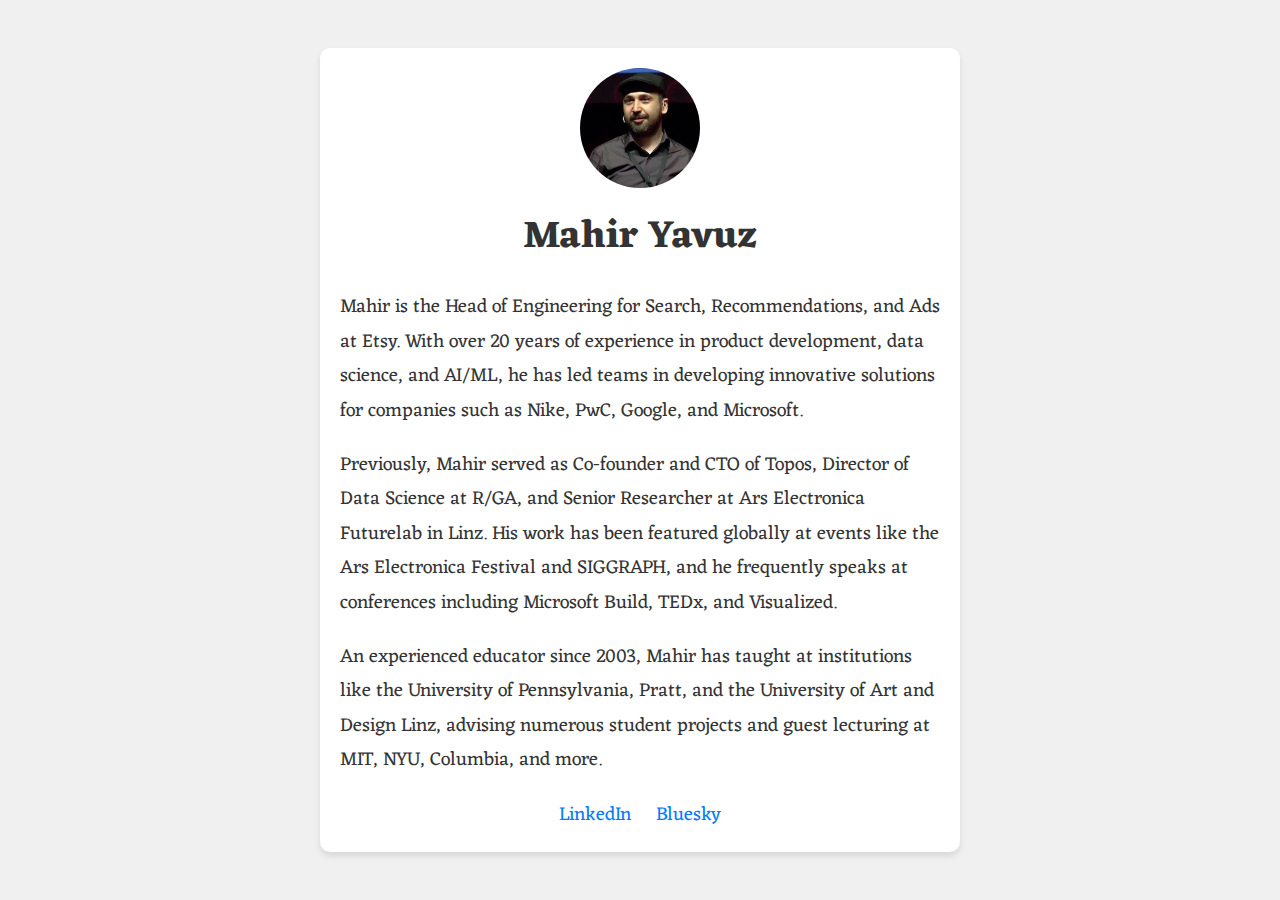
<file: index.html>
<!DOCTYPE html>
<html lang="en">
<head>
    <meta charset="UTF-8">
    <meta name="viewport" content="width=device-width, initial-scale=1.0">
    <title>Biography</title>
    <link href="https://fonts.googleapis.com/css2?family=Eczar:wght@400..800&display=swap" rel="stylesheet">
    <style>
        body {
            font-family: "Eczar", serif;
            font-optical-sizing: auto;
            font-weight: 300;
            font-size: 1.2em;
            margin: 0;
            padding: 0;
            display: flex;
            justify-content: center;
            align-items: center;
            min-height: 100vh;
            background-color: #f0f0f0;
            color: #333;
        }
        .container {
            max-width: 600px;
            width: 100%;
            background: #fff;
            padding: 20px;
            border-radius: 10px;
            box-shadow: 0 4px 6px rgba(0, 0, 0, 0.1);
        }
        .profile-pic {
            width: 120px;
            height: 120px;
            border-radius: 50%;
            margin: 0 auto;
            display: block;
            object-fit: cover;
        }
        h1 {
            text-align: center;
            margin: 15px 0;
        }
        p {
/*            text-align: center;*/
            line-height: 1.8;
        }
        .social-links {
            text-align: center;
            margin-top: 20px;
        }
        .social-links a {
            margin: 0 10px;
            text-decoration: none;
            color: #007bff;
        }
    </style>
</head>
<body>
    <div class="container">
        <img src="profile.jpg" alt="Profile Picture" class="profile-pic">
        <h1>Mahir Yavuz</h1>
        <p><b>Mahir is the Head of Engineering for Search, Recommendations, and Ads at Etsy.</b> With over 20 years of experience in product development, data science, and AI/ML, he has led teams in developing innovative solutions for companies such as Nike, PwC, Google, and Microsoft.</p>
        <p>Previously, Mahir served as Co-founder and CTO of Topos, Director of Data Science at R/GA, and Senior Researcher at Ars Electronica Futurelab in Linz. His work has been featured globally at events like the Ars Electronica Festival and SIGGRAPH, and he frequently speaks at conferences including Microsoft Build, TEDx, and Visualized.</p>
        <p>An experienced educator since 2003, Mahir has taught at institutions like the University of Pennsylvania, Pratt, and the University of Art and Design Linz, advising numerous student projects and guest lecturing at MIT, NYU, Columbia, and more.
        </p>
        <div class="social-links">
            <a href="https://www.linkedin.com/in/mahiryavuz/">LinkedIn</a>
            <a href="https://bsky.app/profile/mahiryavuz.bsky.social">Bluesky</a>
        </div>
    </div>
</body>
</html>
</file>
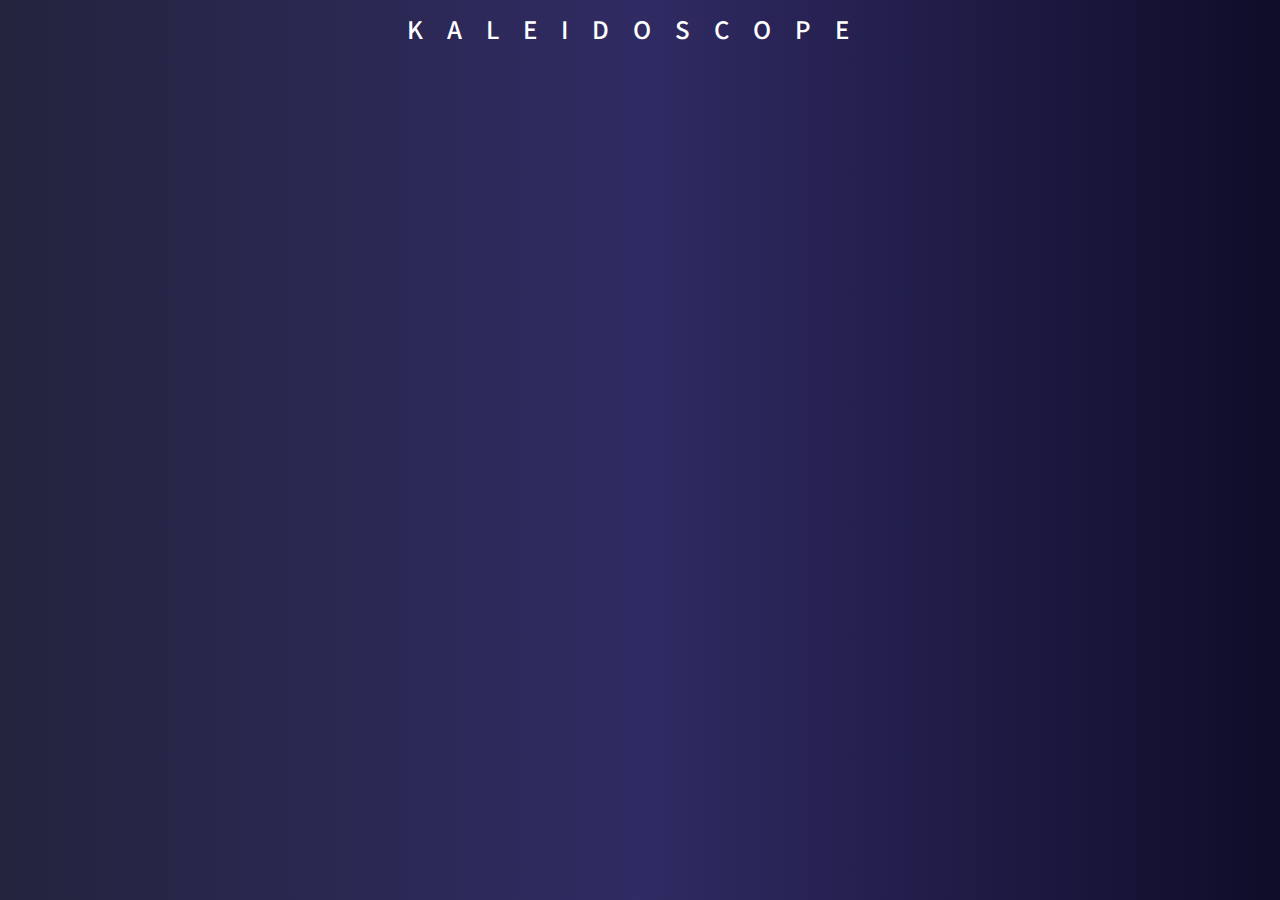
<file: kaleidoscope/index.html>
<!doctype html>
<html class="no-js" lang="">

<head>
  <meta charset="utf-8">
  <title></title>
  <meta name="description" content="">
  <meta name="viewport" content="width=device-width, initial-scale=1">

  <meta property="og:title" content="">
  <meta property="og:type" content="">
  <meta property="og:url" content="">
  <meta property="og:image" content="">

  <link rel="manifest" href="site.webmanifest">
  <link rel="apple-touch-icon" href="icon.png">
  <!-- Place favicon.ico in the root directory -->

  <link rel="stylesheet" href="css/normalize.css">
  <link rel="stylesheet" href="css/main.css">

  <meta name="theme-color" content="#fafafa">

  <link rel="preconnect" href="https://fonts.googleapis.com">
  <link rel="preconnect" href="https://fonts.gstatic.com" crossorigin>
  <link href="https://fonts.googleapis.com/css2?family=Noto+Sans+JP:wght@100;300;400;500;700;900&display=swap" rel="stylesheet">

</head>

<body>

  <!-- Add your site or application content here -->
  

  <div id="mynetwork"></div>
  <div id="content">
    <div id="contentInner">
      <div id="closeButton"><button onclick="closeThis()">Close</button></div>
        <div id="p_pic" class="photo"></div>
      <h1 id="p_name" class="name"></h1>
      <div id="p_bio" class="bio"></div>  
      
      
      <h4 id="p_worktitle" class="name"></h4>
      <div id="p_work" class="work"></div>
      <h6 id="p_credits" class="name"></h6>

      <div class="questions">
        <h4>What is the Ars Electronica Futurelab for you?</h4>
        <p id="p_q1"></p>
        <p></p>
        <h4>Why and how did you first get in touch with the Futurelab and then join the team?</h4>
        <p id="p_q2"></p>
        <p></p>
        <h4>Which are the projects of the Futurelab, that you consider to have (had) the maximum impact and/or relevance?</h4>
        <p id="p_q3"></p>
        <p></p>
        <h4>What are your wishes to and for the lab in it’s future?</h4>
        <p id="p_q4"></p>        
      </div>
    </div>
  </div>
  <div id="title">KALEIDOSCOPE</div>
  <!-- <div id="subtitle">FL25</div> -->
  <!-- <p>Kaleidoscope</p> -->
  <script type="text/javascript" src="js/vendor/vis-network.min.js"></script>
  <script src="js/vendor/modernizr-3.11.2.min.js"></script>
  <script src="js/plugins.js"></script>
  <script src="js/main.js"></script>
  <script src="https://d3js.org/d3.v7.min.js"></script>
  <!-- Google Analytics: change UA-XXXXX-Y to be your site's ID. -->
  <script>
    window.ga = function () { ga.q.push(arguments) }; ga.q = []; ga.l = +new Date;
    ga('create', 'UA-XXXXX-Y', 'auto'); ga('set', 'anonymizeIp', true); ga('set', 'transport', 'beacon'); ga('send', 'pageview')
  </script>
  <script src="https://www.google-analytics.com/analytics.js" async></script>
  <script type="text/javascript">
    function closeThis(){
      document.getElementById("content").style.display = "none"
      document.getElementById("p_work").innerHTML = ""
    }
  </script>
</body>

</html>
</file>
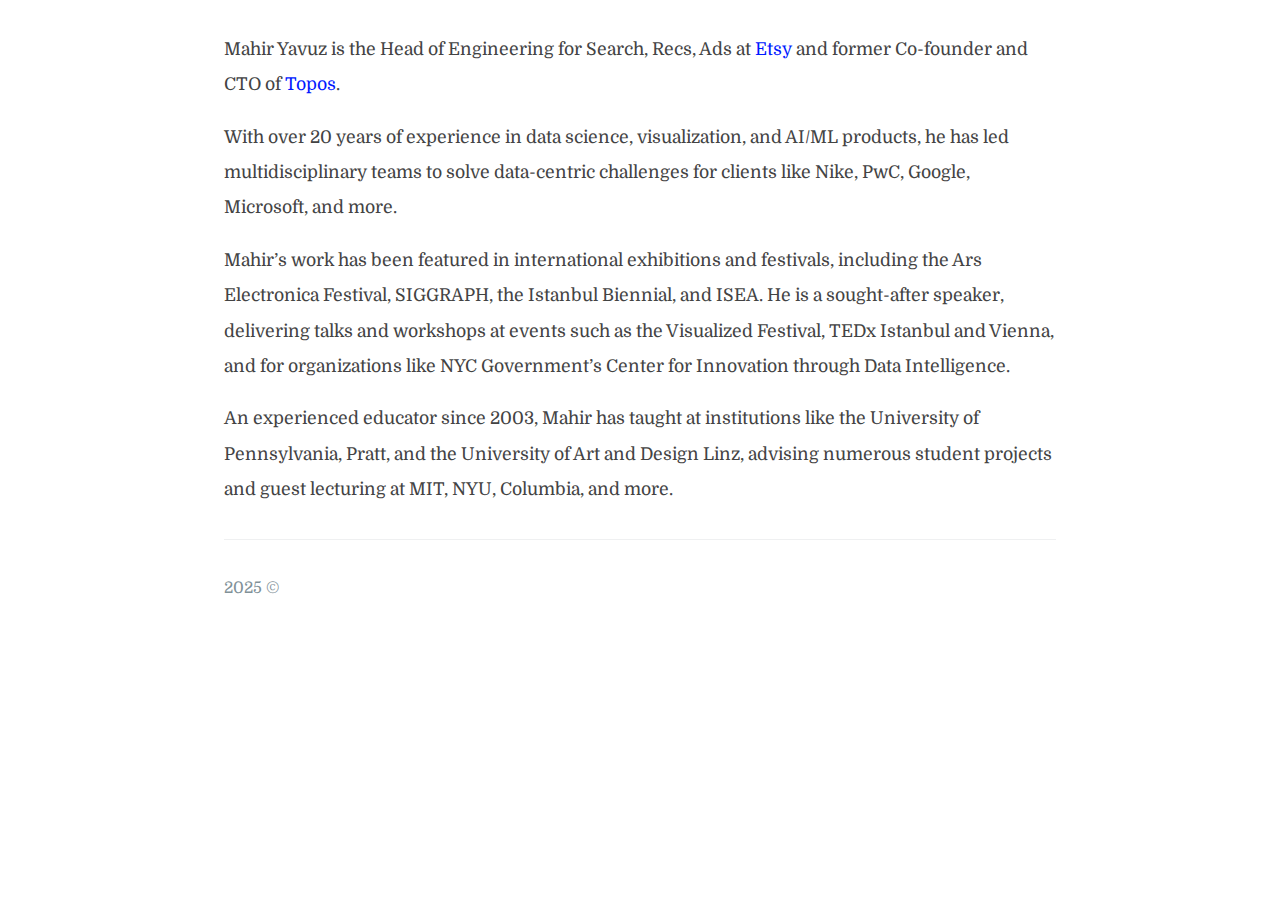
<file: index_old.html>
<!DOCTYPE html>
<html lang="en-us">
  <head>
    <meta charset="UTF-8">
    <title>Mahir Yavuz</title>
    <meta name="viewport" content="width=device-width, initial-scale=1">
    <link rel="stylesheet" type="text/css" href="stylesheets/normalize.css" media="screen">
    <link href="https://fonts.googleapis.com/css?family=Domine" rel="stylesheet">
    <link rel="stylesheet" type="text/css" href="stylesheets/stylesheet.css" media="screen">
    <link rel="stylesheet" type="text/css" href="stylesheets/github-light.css" media="screen">
  </head>
  <body>
    <!-- <section class="page-header">
      <h1 class="project-name">Mahir Yavuz</h1>
      <h2 class="project-tagline">Co-founder of Topos</h2>
    </section> -->

    <section class="main-content">
      <p>Mahir Yavuz is the Head of Engineering for Search, Recs, Ads at <a href="https://etsy.com">Etsy</a> and former Co-founder and CTO of <a href="https://topos.com">Topos</a>.</p>

      <p>With over 20 years of experience in data science, visualization, and AI/ML products, he has led multidisciplinary teams to solve data-centric challenges for clients like Nike, PwC, Google, Microsoft, and more.</p>

      <p>Mahir’s work has been featured in international exhibitions and festivals, including the Ars Electronica Festival, SIGGRAPH, the Istanbul Biennial, and ISEA. He is a sought-after speaker, delivering talks and workshops at events such as the Visualized Festival, TEDx Istanbul and Vienna, and for organizations like NYC Government’s Center for Innovation through Data Intelligence.</p>

      <p>An experienced educator since 2003, Mahir has taught at institutions like the University of Pennsylvania, Pratt, and the University of Art and Design Linz, advising numerous student projects and guest lecturing at MIT, NYU, Columbia, and more.</p>

<!-- <h3>Activities</h3>

<ul>
  <li>2016/11: Presentation at FastCompany Innovation Festival 2016</li>
  <li>2016/10: Panel at InboxAwesome conference in New York.</li>
  <li>2016/10: Presentation at Singapore National Design Centre on Designing with Data and Panel</li>
  <li>2016/10: Workshop at Singapore Visualizing Big Data</li>
  <li>2015/06: Presentation: TEDxVienna CityX event in Vienna.</li>
  <li>2015/04: Featured on Fast Company Design.</li>
  <li>2014/10: Guest Lecture: NYU – ITP in New York.</li>
  <li>2014/10: Performance: United Colors of Dissent, Zaragoza.</li>
  <li>2014/05: Presentation: TEDxReset presentation & video is online.</li>
  <li>2014/05: Exhibition: Understanding the World, Weizmann Institute in Rehovot.</li>
  <li>2014/04: Presentation: TEDxReset in Istanbul.</li>
  <li>2014/04: Guest Lecture: School of Visual Arts in New York.</li>
  <li>2013/12: Exhibition: Tracing the City 2013 Design Shanghai Exhibition, Shanghai.</li>
  <li>2013/11: Performance: Amber Festival, Istanbul.</li>
  <li>2013/11: Performance: Videospread, La Friche la Belle de Mai, Marseilles.</li>
  <li>2013/09: Performance: Ars Electronica Festival, Linz.</li>
  <li>2012/11: Designer Q&A: Visualizing Global Marathon in Hong Kong.</li>
  <li>2011/04: Exhibition: Tactics of Invisibility in ARTER, Istanbul.</li>
  <li>2010/10: Functional Aesthetics Book released on amazon.com</li>
  <li>2010/10: Presentation: Media Architecture Biennale in Vienna.</li>
  <li>2010/09: Article: Short article about the referendum results in Turkey.</li>
  <li>2010/09: Exhibition: Tactics of Invisibility opens in TANAS, Berlin.</li>
  <li>2010/09: Exhibition: Urban Mood in Ars Electronica 2010 in Linz.</li>
</ul> -->


      <footer class="site-footer">

        <span class="site-footer-credits">2025 &copy;</span>
      </footer>

    </section>

  
  </body>
</html>
</file>
<file: kaleidoscope/css/main.css>
/*! HTML5 Boilerplate v8.0.0 | MIT License | https://html5boilerplate.com/ */

/* main.css 2.1.0 | MIT License | https://github.com/h5bp/main.css#readme */
/*
 * What follows is the result of much research on cross-browser styling.
 * Credit left inline and big thanks to Nicolas Gallagher, Jonathan Neal,
 * Kroc Camen, and the H5BP dev community and team.
 */

/* ==========================================================================
   Base styles: opinionated defaults
   ========================================================================== */

html {
  color: #222;
  font-size: 1em;
  line-height: 1.4;
}

body {
  background: #0f0c29;  /* fallback for old browsers */
  background: -webkit-linear-gradient(to right, #24243e, #302b63, #0f0c29);  /* Chrome 10-25, Safari 5.1-6 */
  background: linear-gradient(to right, #24243e, #302b63, #0f0c29); /* W3C, IE 10+/ Edge, Firefox 16+, Chrome 26+, Opera 12+, Safari 7+ */
  color: #FFFFFF;
  /*font-family: Helvetica, Helvetica Neue, Arial, sans-serif;*/
  font-family: 'Noto Sans JP', sans-serif;
}

#title {
  text-align: center;
  font-size: 1.5em;
  padding: .5em;
  letter-spacing: 1em;
  font-weight: 500;
  /*border: 3px solid green;*/
}

#mynetwork{
  position: absolute;
  height:100vh;
  width: 100vw;
}

#content {
  background: #0f0c29;  /* fallback for old browsers */
  background: -webkit-linear-gradient(to right, #24243e, #302b63, #0f0c29);  /* Chrome 10-25, Safari 5.1-6 */
  background: linear-gradient(to right, #24243e, #302b63, #0f0c29); /* W3C, IE 10+/ Edge, Firefox 16+, Chrome 26+, Opera 12+, Safari 7+ */
  display: none;
  position: absolute;
  /*background: #ccc;*/
  height:100vh;
  width: 100vw;
  opacity: .95;
}

#contentInner {
  margin: 1em;
  padding: 1em 1em 3em;
  /*position: absolute;*/
  text-align: center;
}

/*.bio {
  max-width: 25vw;
  text-align: center;
  float: left;
}*/

#closeButton{
  position: fixed;
  top: 80px;
  right: 80px;
}

.questions, .bio {
  margin: 0 auto;
  max-width: 50vw;
  text-align: left;
  padding: 1em;
}

.work {
  padding: 1em;

}

button {
  background: none;
  border: 0;
  box-sizing: border-box;
  color: transparent;
  cursor: pointer;
  font-family: 'Noto Sans JP', sans-serif;
  font-size: 14px;
  left: 50%;
  letter-spacing: 1.5px;
  line-height: 90px;
  outline: none;
  overflow: hidden;
  padding: 10px 0 0;
  position: absolute;
  text-transform: uppercase;
  top: 50%;
  transform: translate(-50%, -50%);
  transition: all 0.2s ease-in;
  width: 100px;
}

button::before,
button::after {
  background-color: white;
  content: '';
  display: block;
  height: 1px;
  left: 0;
  position: absolute;
  transform-origin: center left;
  transition: all 0.2s ease-in;
  width: 141.4214px;
  z-index: -1;
}

button::before {
  top: 0;
  transform: rotate(45deg);
}

button::after {
  bottom: 0;
  transform: rotate(-45deg);
}

button:hover {
  color: #8A2387;
}

button:hover::before,
button:hover::after {
  height: 50px;
  transform: rotate(0deg);
}


/*
 * Remove text-shadow in selection highlight:
 * https://twitter.com/miketaylr/status/12228805301
 *
 * Vendor-prefixed and regular ::selection selectors cannot be combined:
 * https://stackoverflow.com/a/16982510/7133471
 *
 * Customize the background color to match your design.
 */

::-moz-selection {
  background: #b3d4fc;
  text-shadow: none;
}

::selection {
  background: #b3d4fc;
  text-shadow: none;
}

/*
 * A better looking default horizontal rule
 */

hr {
  display: block;
  height: 1px;
  border: 0;
  border-top: 1px solid #ccc;
  margin: 1em 0;
  padding: 0;
}

/*
 * Remove the gap between audio, canvas, iframes,
 * images, videos and the bottom of their containers:
 * https://github.com/h5bp/html5-boilerplate/issues/440
 */

audio,
canvas,
iframe,
img,
svg,
video {
  vertical-align: middle;
}

/*
 * Remove default fieldset styles.
 */

fieldset {
  border: 0;
  margin: 0;
  padding: 0;
}

/*
 * Allow only vertical resizing of textareas.
 */

textarea {
  resize: vertical;
}

/* ==========================================================================
   Author's custom styles
   ========================================================================== */

/* ==========================================================================
   Helper classes
   ========================================================================== */

/*
 * Hide visually and from screen readers
 */

.hidden,
[hidden] {
  display: none !important;
}

/*
 * Hide only visually, but have it available for screen readers:
 * https://snook.ca/archives/html_and_css/hiding-content-for-accessibility
 *
 * 1. For long content, line feeds are not interpreted as spaces and small width
 *    causes content to wrap 1 word per line:
 *    https://medium.com/@jessebeach/beware-smushed-off-screen-accessible-text-5952a4c2cbfe
 */

.sr-only {
  border: 0;
  clip: rect(0, 0, 0, 0);
  height: 1px;
  margin: -1px;
  overflow: hidden;
  padding: 0;
  position: absolute;
  white-space: nowrap;
  width: 1px;
  /* 1 */
}

/*
 * Extends the .sr-only class to allow the element
 * to be focusable when navigated to via the keyboard:
 * https://www.drupal.org/node/897638
 */

.sr-only.focusable:active,
.sr-only.focusable:focus {
  clip: auto;
  height: auto;
  margin: 0;
  overflow: visible;
  position: static;
  white-space: inherit;
  width: auto;
}

/*
 * Hide visually and from screen readers, but maintain layout
 */

.invisible {
  visibility: hidden;
}

/*
 * Clearfix: contain floats
 *
 * For modern browsers
 * 1. The space content is one way to avoid an Opera bug when the
 *    `contenteditable` attribute is included anywhere else in the document.
 *    Otherwise it causes space to appear at the top and bottom of elements
 *    that receive the `clearfix` class.
 * 2. The use of `table` rather than `block` is only necessary if using
 *    `:before` to contain the top-margins of child elements.
 */

.clearfix::before,
.clearfix::after {
  content: " ";
  display: table;
}

.clearfix::after {
  clear: both;
}

/* ==========================================================================
   EXAMPLE Media Queries for Responsive Design.
   These examples override the primary ('mobile first') styles.
   Modify as content requires.
   ========================================================================== */

@media only screen and (min-width: 35em) {
  /* Style adjustments for viewports that meet the condition */
}

@media print,
  (-webkit-min-device-pixel-ratio: 1.25),
  (min-resolution: 1.25dppx),
  (min-resolution: 120dpi) {
  /* Style adjustments for high resolution devices */
}

/* ==========================================================================
   Print styles.
   Inlined to avoid the additional HTTP request:
   https://www.phpied.com/delay-loading-your-print-css/
   ========================================================================== */

@media print {
  *,
  *::before,
  *::after {
    background: #fff !important;
    color: #000 !important;
    /* Black prints faster */
    box-shadow: none !important;
    text-shadow: none !important;
  }

  a,
  a:visited {
    text-decoration: underline;
  }

  a[href]::after {
    content: " (" attr(href) ")";
  }

  abbr[title]::after {
    content: " (" attr(title) ")";
  }

  /*
   * Don't show links that are fragment identifiers,
   * or use the `javascript:` pseudo protocol
   */
  a[href^="#"]::after,
  a[href^="javascript:"]::after {
    content: "";
  }

  pre {
    white-space: pre-wrap !important;
  }

  pre,
  blockquote {
    border: 1px solid #999;
    page-break-inside: avoid;
  }

  /*
   * Printing Tables:
   * https://web.archive.org/web/20180815150934/http://css-discuss.incutio.com/wiki/Printing_Tables
   */
  thead {
    display: table-header-group;
  }

  tr,
  img {
    page-break-inside: avoid;
  }

  p,
  h2,
  h3 {
    orphans: 3;
    widows: 3;
  }

  h2,
  h3 {
    page-break-after: avoid;
  }
}
</file>
<file: stylesheets/stylesheet.css>
* {
  box-sizing: border-box; }

body {
  padding: 0;
  margin: 0;
  font-family: 'Domine', serif;
  font-size: 16px;
  line-height: 2;
  color: #434343; }

a {
  color: #0019ff;
  text-decoration: none; }
  a:hover {
    text-decoration: underline; }

.btn {
  display: inline-block;
  margin-bottom: 1rem;
  color: rgba(255, 255, 255, 0.7);
  background-color: rgba(255, 255, 255, 0.08);
  border-color: rgba(255, 255, 255, 0.2);
  border-style: solid;
  border-width: 1px;
  border-radius: 0.3rem;
  transition: color 0.2s, background-color 0.2s, border-color 0.2s; }
  .btn + .btn {
    margin-left: 1rem; }

.btn:hover {
  color: rgba(255, 255, 255, 0.8);
  text-decoration: none;
  background-color: rgba(255, 255, 255, 0.2);
  border-color: rgba(255, 255, 255, 0.3); }

@media screen and (min-width: 64em) {
  .btn {
    padding: 0.75rem 1rem; } }

@media screen and (min-width: 42em) and (max-width: 64em) {
  .btn {
    padding: 0.6rem 0.9rem;
    font-size: 0.9rem; } }

@media screen and (max-width: 42em) {
  .btn {
    display: block;
    width: 100%;
    padding: 0.75rem;
    font-size: 0.9rem; }
    .btn + .btn {
      margin-top: 1rem;
      margin-left: 0; } }

.page-header {
  color: #fff;
  text-align: center;
  background-color: #159957;
  background-image: linear-gradient(120deg, #000000, #434343); }

@media screen and (min-width: 64em) {
  .page-header {
    padding: 5rem 6rem; } }

@media screen and (min-width: 42em) and (max-width: 64em) {
  .page-header {
    padding: 3rem 4rem; } }

@media screen and (max-width: 42em) {
  .page-header {
    padding: 2rem 1rem; } }

.project-name {
  margin-top: 0;
  margin-bottom: 0.1rem; }

@media screen and (min-width: 64em) {
  .project-name {
    font-size: 3.25rem; } }

@media screen and (min-width: 42em) and (max-width: 64em) {
  .project-name {
    font-size: 2.25rem; } }

@media screen and (max-width: 42em) {
  .project-name {
    font-size: 1.75rem; } }

.project-tagline {
  margin-bottom: 2rem;
  font-weight: normal;
  opacity: 0.7; }

@media screen and (min-width: 64em) {
  .project-tagline {
    font-size: 1.25rem; } }

@media screen and (min-width: 42em) and (max-width: 64em) {
  .project-tagline {
    font-size: 1.15rem; } }

@media screen and (max-width: 42em) {
  .project-tagline {
    font-size: 1rem; } }

.main-content :first-child {
  margin-top: 0; }
.main-content img {
  max-width: 100%; }
.main-content h1, .main-content h2, .main-content h3, .main-content h4, .main-content h5, .main-content h6 {
  margin-top: 2rem;
  margin-bottom: 1rem;
  font-weight: normal;
  color: #434343; }
.main-content p {
  margin-bottom: 1em; }
.main-content code {
  padding: 2px 4px;
  font-family: Consolas, "Liberation Mono", Menlo, Courier, monospace;
  font-size: 0.9rem;
  color: #383e41;
  background-color: #f3f6fa;
  border-radius: 0.3rem; }
.main-content pre {
  padding: 0.8rem;
  margin-top: 0;
  margin-bottom: 1rem;
  font: 1rem Consolas, "Liberation Mono", Menlo, Courier, monospace;
  color: #567482;
  word-wrap: normal;
  background-color: #f3f6fa;
  border: solid 1px #dce6f0;
  border-radius: 0.3rem; }
  .main-content pre > code {
    padding: 0;
    margin: 0;
    font-size: 0.9rem;
    color: #567482;
    word-break: normal;
    white-space: pre;
    background: transparent;
    border: 0; }
.main-content .highlight {
  margin-bottom: 1rem; }
  .main-content .highlight pre {
    margin-bottom: 0;
    word-break: normal; }
.main-content .highlight pre, .main-content pre {
  padding: 0.8rem;
  overflow: auto;
  font-size: 0.9rem;
  line-height: 1.45;
  border-radius: 0.3rem; }
.main-content pre code, .main-content pre tt {
  display: inline;
  max-width: initial;
  padding: 0;
  margin: 0;
  overflow: initial;
  line-height: inherit;
  word-wrap: normal;
  background-color: transparent;
  border: 0; }
  .main-content pre code:before, .main-content pre code:after, .main-content pre tt:before, .main-content pre tt:after {
    content: normal; }
.main-content ul, .main-content ol {
  margin-top: 0; }
.main-content blockquote {
  padding: 0 1rem;
  margin-left: 0;
  color: #819198;
  border-left: 0.3rem solid #dce6f0; }
  .main-content blockquote > :first-child {
    margin-top: 0; }
  .main-content blockquote > :last-child {
    margin-bottom: 0; }
.main-content table {
  display: block;
  width: 100%;
  overflow: auto;
  word-break: normal;
  word-break: keep-all; }
  .main-content table th {
    font-weight: bold; }
  .main-content table th, .main-content table td {
    padding: 0.5rem 1rem;
    border: 1px solid #e9ebec; }
.main-content dl {
  padding: 0; }
  .main-content dl dt {
    padding: 0;
    margin-top: 1rem;
    font-size: 1rem;
    font-weight: bold; }
  .main-content dl dd {
    padding: 0;
    margin-bottom: 1rem; }
.main-content hr {
  height: 2px;
  padding: 0;
  margin: 1rem 0;
  background-color: #eff0f1;
  border: 0; }

@media screen and (min-width: 64em) {
  .main-content {
    max-width: 64rem;
    padding: 2rem 6rem;
    margin: 0 auto;
    font-size: 1.1rem; } }

@media screen and (min-width: 42em) and (max-width: 64em) {
  .main-content {
    padding: 2rem 4rem;
    font-size: 1.1rem; } }

@media screen and (max-width: 42em) {
  .main-content {
    padding: 2rem 1rem;
    font-size: 1rem; } }

.site-footer {
  padding-top: 2rem;
  margin-top: 2rem;
  border-top: solid 1px #eff0f1; }

.site-footer-owner {
  display: block;
  font-weight: bold; }

.site-footer-credits {
  color: #819198; }

@media screen and (min-width: 64em) {
  .site-footer {
    font-size: 1rem; } }

@media screen and (min-width: 42em) and (max-width: 64em) {
  .site-footer {
    font-size: 1rem; } }

@media screen and (max-width: 42em) {
  .site-footer {
    font-size: 0.9rem; } }
</file>
<file: stylesheets/github-light.css>
/*
   Copyright 2014 GitHub Inc.

   Licensed under the Apache License, Version 2.0 (the "License");
   you may not use this file except in compliance with the License.
   You may obtain a copy of the License at

       http://www.apache.org/licenses/LICENSE-2.0

   Unless required by applicable law or agreed to in writing, software
   distributed under the License is distributed on an "AS IS" BASIS,
   WITHOUT WARRANTIES OR CONDITIONS OF ANY KIND, either express or implied.
   See the License for the specific language governing permissions and
   limitations under the License.

*/

.pl-c /* comment */ {
  color: #969896;
}

.pl-c1      /* constant, markup.raw, meta.diff.header, meta.module-reference, meta.property-name, support, support.constant, support.variable, variable.other.constant */,
.pl-s .pl-v /* string variable */ {
  color: #0086b3;
}

.pl-e  /* entity */,
.pl-en /* entity.name */ {
  color: #795da3;
}

.pl-s .pl-s1 /* string source */,
.pl-smi      /* storage.modifier.import, storage.modifier.package, storage.type.java, variable.other, variable.parameter.function */ {
  color: #333;
}

.pl-ent /* entity.name.tag */ {
  color: #63a35c;
}

.pl-k /* keyword, storage, storage.type */ {
  color: #a71d5d;
}

.pl-pds              /* punctuation.definition.string, string.regexp.character-class */,
.pl-s                /* string */,
.pl-s .pl-pse .pl-s1 /* string punctuation.section.embedded source */,
.pl-sr               /* string.regexp */,
.pl-sr .pl-cce       /* string.regexp constant.character.escape */,
.pl-sr .pl-sra       /* string.regexp string.regexp.arbitrary-repitition */,
.pl-sr .pl-sre       /* string.regexp source.ruby.embedded */ {
  color: #183691;
}

.pl-v /* variable */ {
  color: #ed6a43;
}

.pl-id /* invalid.deprecated */ {
  color: #b52a1d;
}

.pl-ii /* invalid.illegal */ {
  background-color: #b52a1d;
  color: #f8f8f8;
}

.pl-sr .pl-cce /* string.regexp constant.character.escape */ {
  color: #63a35c;
  font-weight: bold;
}

.pl-ml /* markup.list */ {
  color: #693a17;
}

.pl-mh        /* markup.heading */,
.pl-mh .pl-en /* markup.heading entity.name */,
.pl-ms        /* meta.separator */ {
  color: #1d3e81;
  font-weight: bold;
}

.pl-mq /* markup.quote */ {
  color: #008080;
}

.pl-mi /* markup.italic */ {
  color: #333;
  font-style: italic;
}

.pl-mb /* markup.bold */ {
  color: #333;
  font-weight: bold;
}

.pl-md /* markup.deleted, meta.diff.header.from-file */ {
  background-color: #ffecec;
  color: #bd2c00;
}

.pl-mi1 /* markup.inserted, meta.diff.header.to-file */ {
  background-color: #eaffea;
  color: #55a532;
}

.pl-mdr /* meta.diff.range */ {
  color: #795da3;
  font-weight: bold;
}

.pl-mo /* meta.output */ {
  color: #1d3e81;
}
</file>
